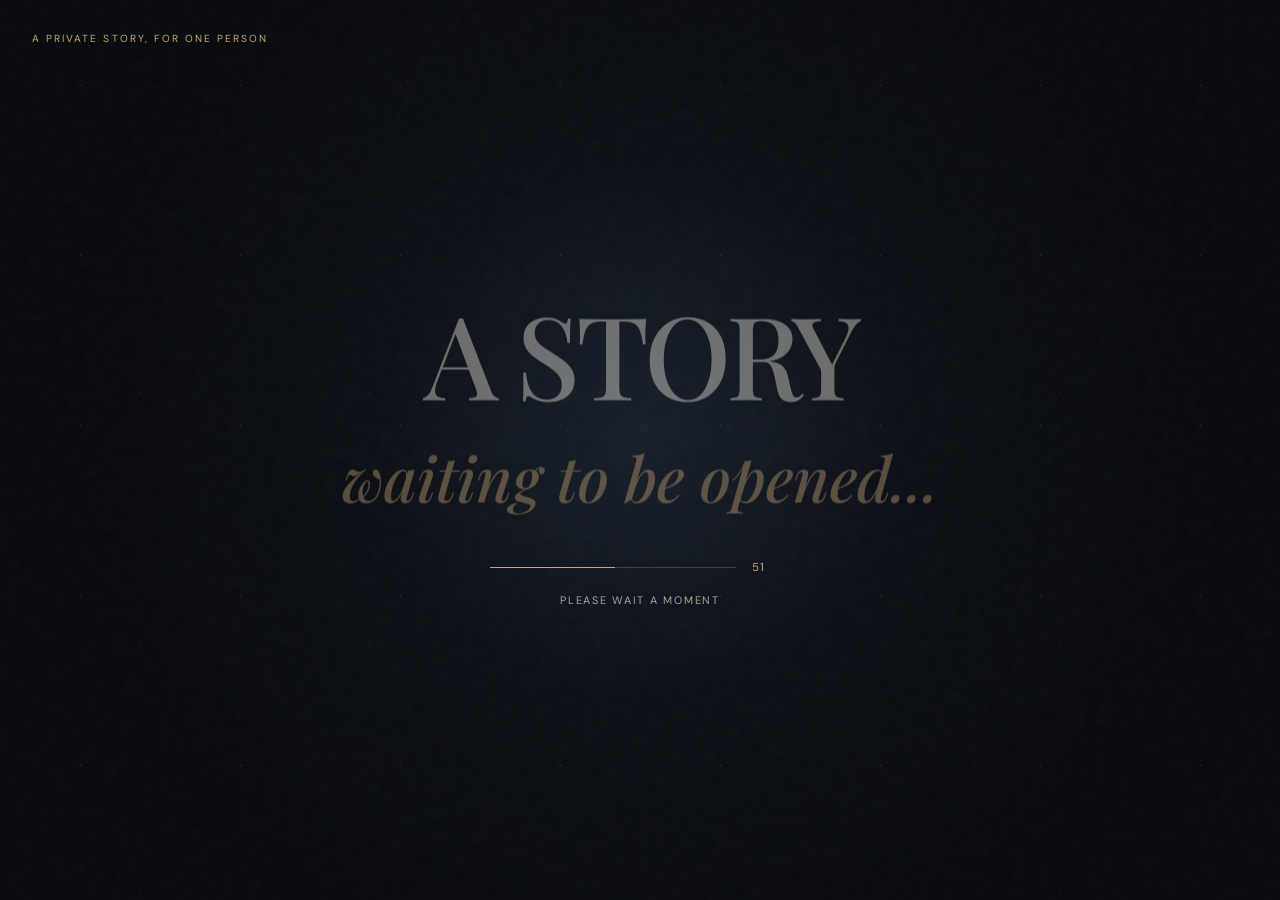
<file: index.html>
<!DOCTYPE html>
<html lang="en">
<head>
	<meta charset="UTF-8">
	<meta name="viewport" content="width=device-width, initial-scale=1.0">
	<title>Birthday Gift</title>
	<meta http-equiv="refresh" content="0; url=loading_page/loading.html">
</head>
<body>
</body>
</html>
</file>
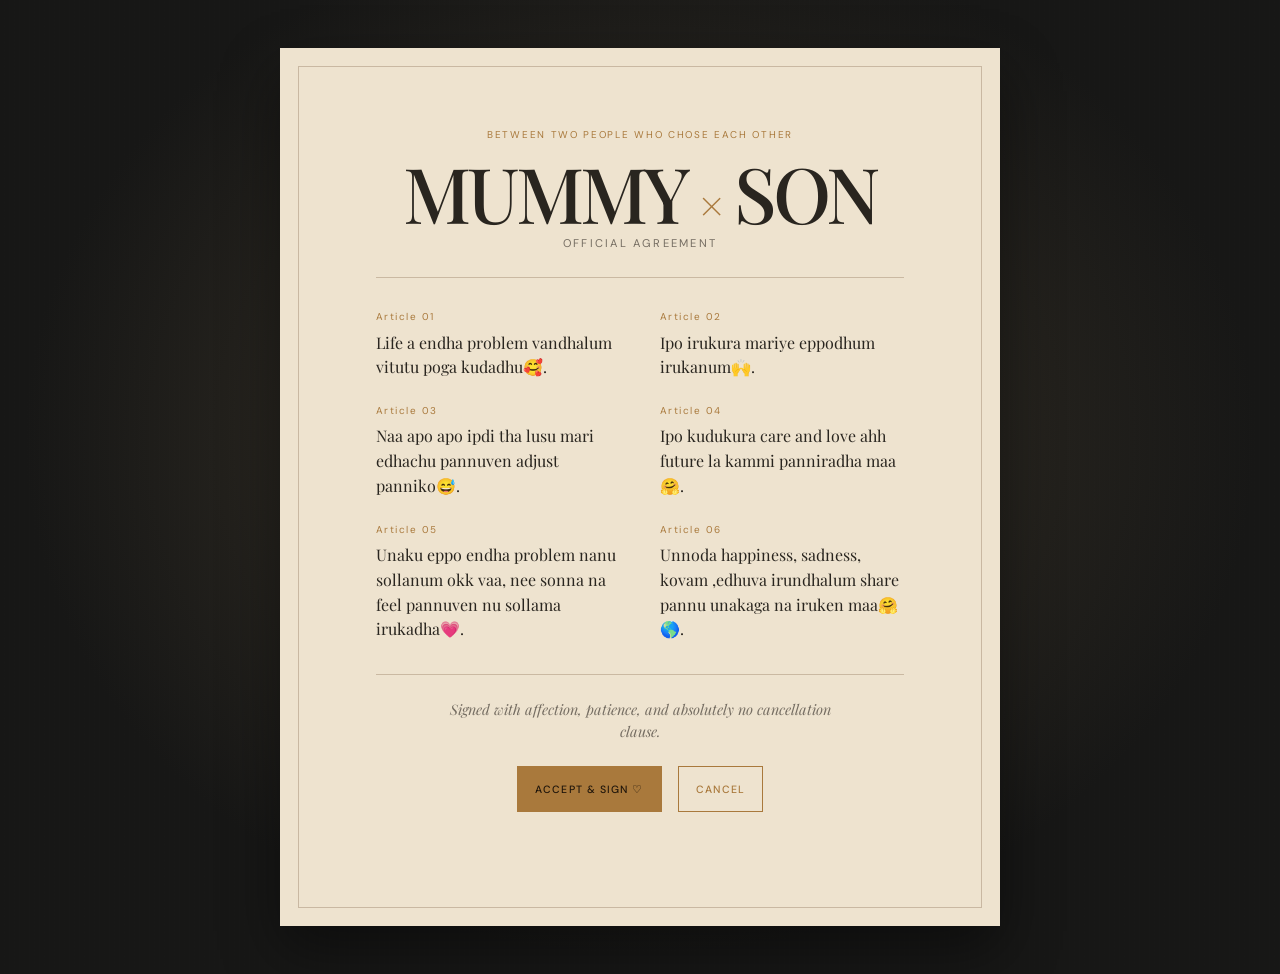
<file: agreement/agreement.html>
<!doctype html>
<html lang="en">

<head>
    <meta charset="utf-8">
    <meta name="viewport" content="width=device-width, initial-scale=1">
    <meta name="theme-color" content="#171716">
    <title>Official agreement</title>
    <link rel="stylesheet" href="agreement.css">
</head>

<body>
    <main class="agreement-scene">
        <section class="document">
            <header>
                <p class="document-kicker">Between two people who chose each other</p>
                <h1>Mummy <span>×</span> Son</h1>
                <p class="document-title">Official Agreement</p>
            </header>
            <div class="terms"></div>
            <footer class="document-footer">
                <p>Signed with affection, patience, and absolutely no cancellation clause.</p>
                <div class="actions"><button class="accept-button" type="button">Accept &amp; Sign
                        <span>♡</span></button><button class="cancel-button" type="button">Cancel</button></div>
                <p class="cancel-message" aria-live="polite"></p>
            </footer>
        </section>
        <section class="signature-panel" aria-hidden="true">
            <div class="signature-card"><button class="close-signature" type="button"
                    aria-label="Close signature area">×</button>
                <p class="document-kicker">A small formality</p>
                <h2>One tiny signature.</h2>
                <p>Sign here.</p><canvas id="signature-pad" aria-label="Signature drawing area"></canvas>
                <div class="signature-actions"><button class="clear-button" type="button">Clear</button><button
                        class="agreement-button" type="button">Accept Agreement</button></div>
            </div>
        </section>
        <section class="accepted-panel" aria-live="polite">
            <p class="document-kicker">The record has been updated</p>
            <h2>Agreement accepted.</h2>
            <p>Mummy-Son agreement: active.</p><button class="last-page-button" type="button">Open the last page
                <span>→</span></button>
        </section>
    </main>
    <script src="agreement.js"></script>
</body>

</html>
</file>
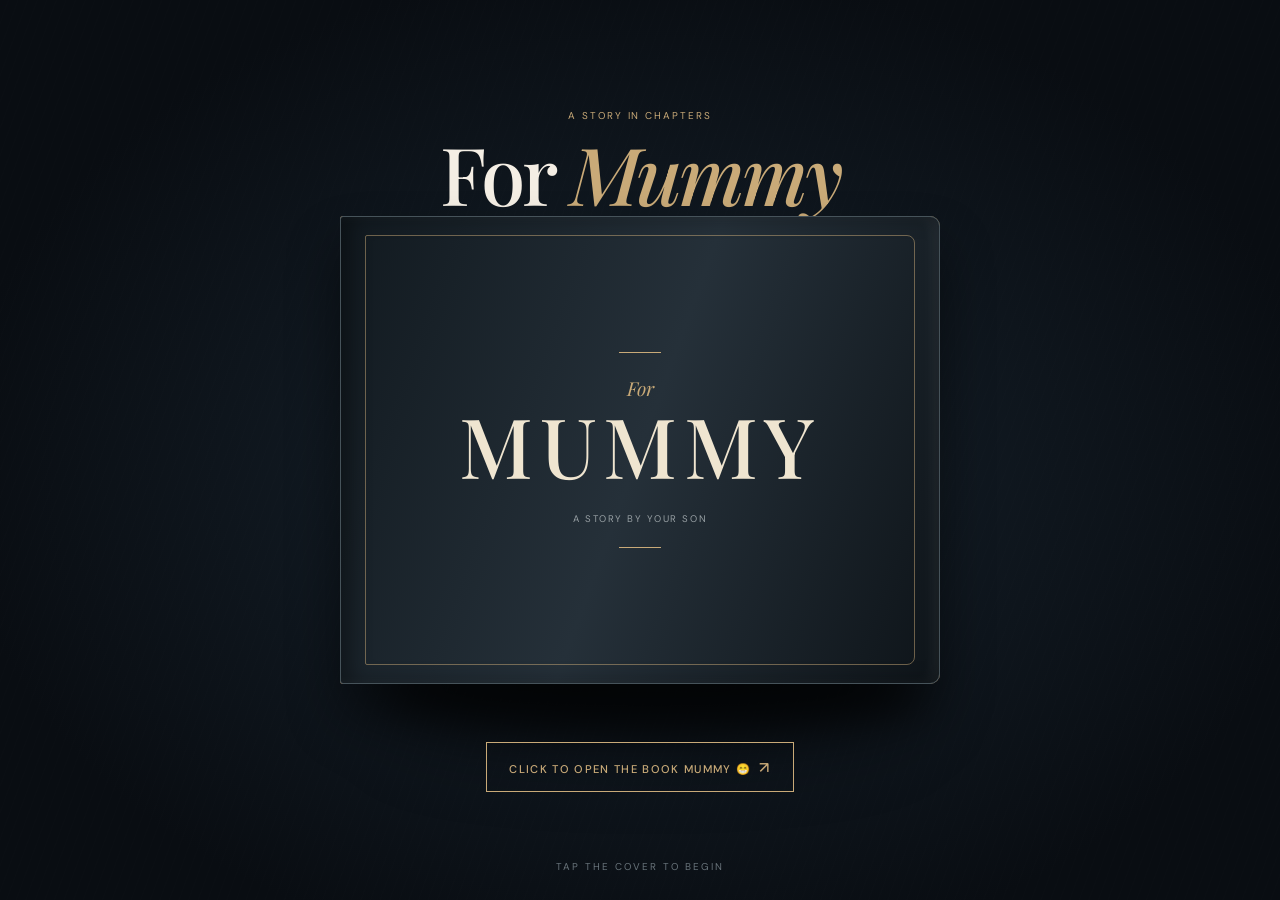
<file: book_opening/book.html>
<!doctype html>
<html lang="en">

<head>
    <meta charset="utf-8">
    <meta name="viewport" content="width=device-width, initial-scale=1">
    <meta name="theme-color" content="#0b1015">
    <title>Open the book</title>
    <link rel="stylesheet" href="book.css">
</head>

<body>
    <main class="book-stage">
        <div class="stage-copy">
            <p class="kicker">A story in chapters</p>
            <h1>For <em>Mummy</em></h1>
            <p class="hint">Some things are better opened slowly.</p>
        </div>
        <div class="book-shell" id="book" role="button" tabindex="0" aria-label="Open the book">
            <div class="book-cover"><span class="cover-rule"></span>
                <p>For</p><strong>Mummy</strong><small>A story by your son</small><span class="cover-rule"></span>
            </div>
            <div class="book-inside">
                <div class="page left-page"></div>
                <div class="page right-page"><span>Something is waiting for you Mummy 😜
                </span></div>
            </div>
        </div>
        <button class="open-button" type="button">Click to open the book mummy 😁<span>↗</span></button>
        <p class="footer-note">Tap the cover to begin</p>
    </main>
    <script src="book.js"></script>
</body>

</html>
</file>
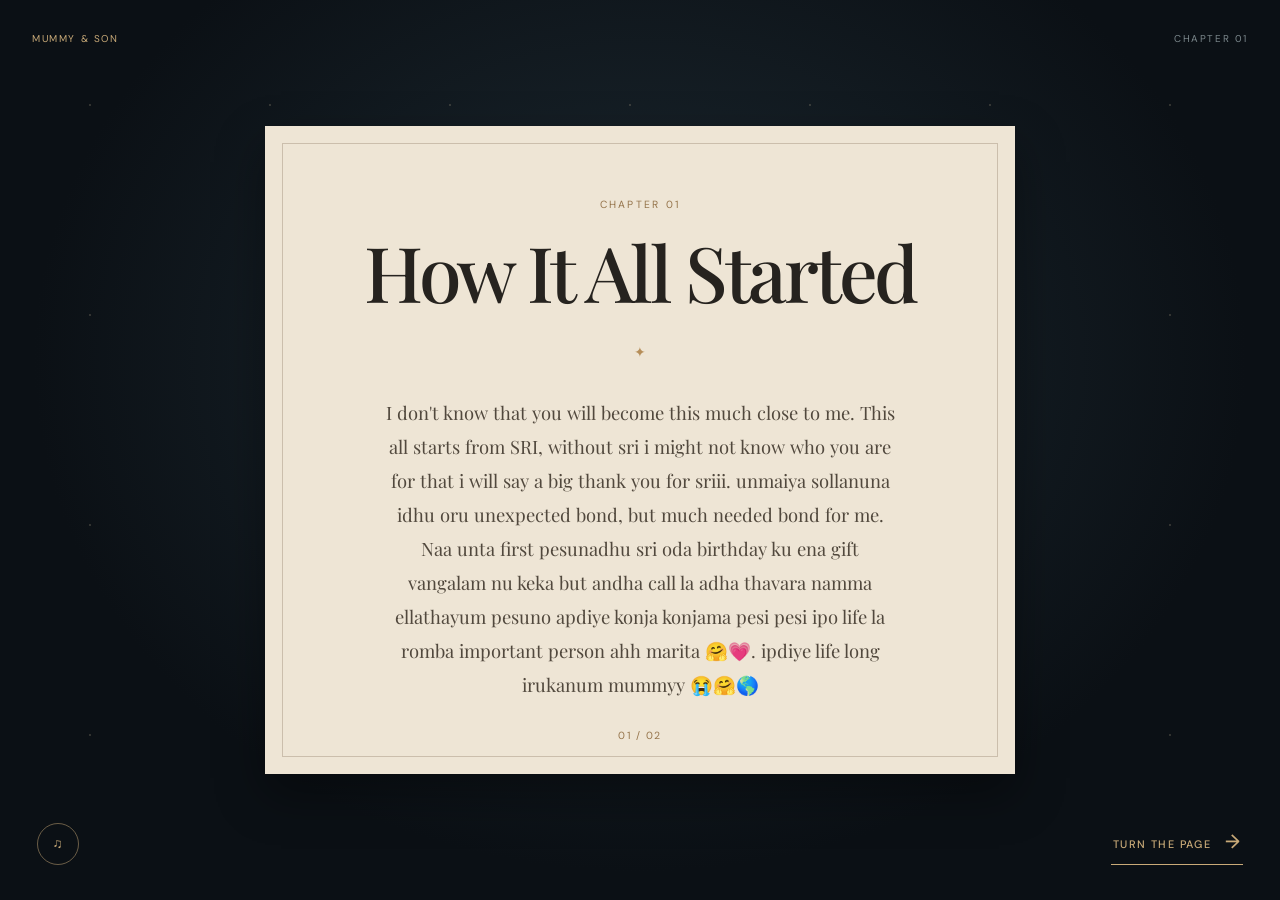
<file: chapter_01/chapter1.html>
<!doctype html>
<html lang="en">

<head>
    <meta charset="utf-8">
    <meta name="viewport" content="width=device-width, initial-scale=1">
    <meta name="theme-color" content="#0b1015">
    <title>Chapter 01</title>
    <link rel="stylesheet" href="chapter1.css">
</head>

<body>
    <main class="story-scene">
        <div class="dust" aria-hidden="true"></div>
        <header class="topbar"><span class="book-label">Mummy & Son</span><span class="chapter-count">Chapter 01</span>
        </header>
        <section class="story-page" aria-live="polite">
            <p class="chapter-number">Chapter 01</p>
            <h1 class="chapter-title"></h1>
            <div class="ornament">✦</div>
            <p class="story-copy"></p>
            <p class="page-count"></p>
        </section><button class="continue" type="button">Continue <span>→</span></button><button class="music-control"
            type="button" aria-label="Toggle music">♫</button>
        <audio class="ambient-audio" loop preload="none" src="../assets/audio/ambient.mp3"></audio>
    </main>
    <script src="chapter1.js"></script>
</body>

</html>
</file>
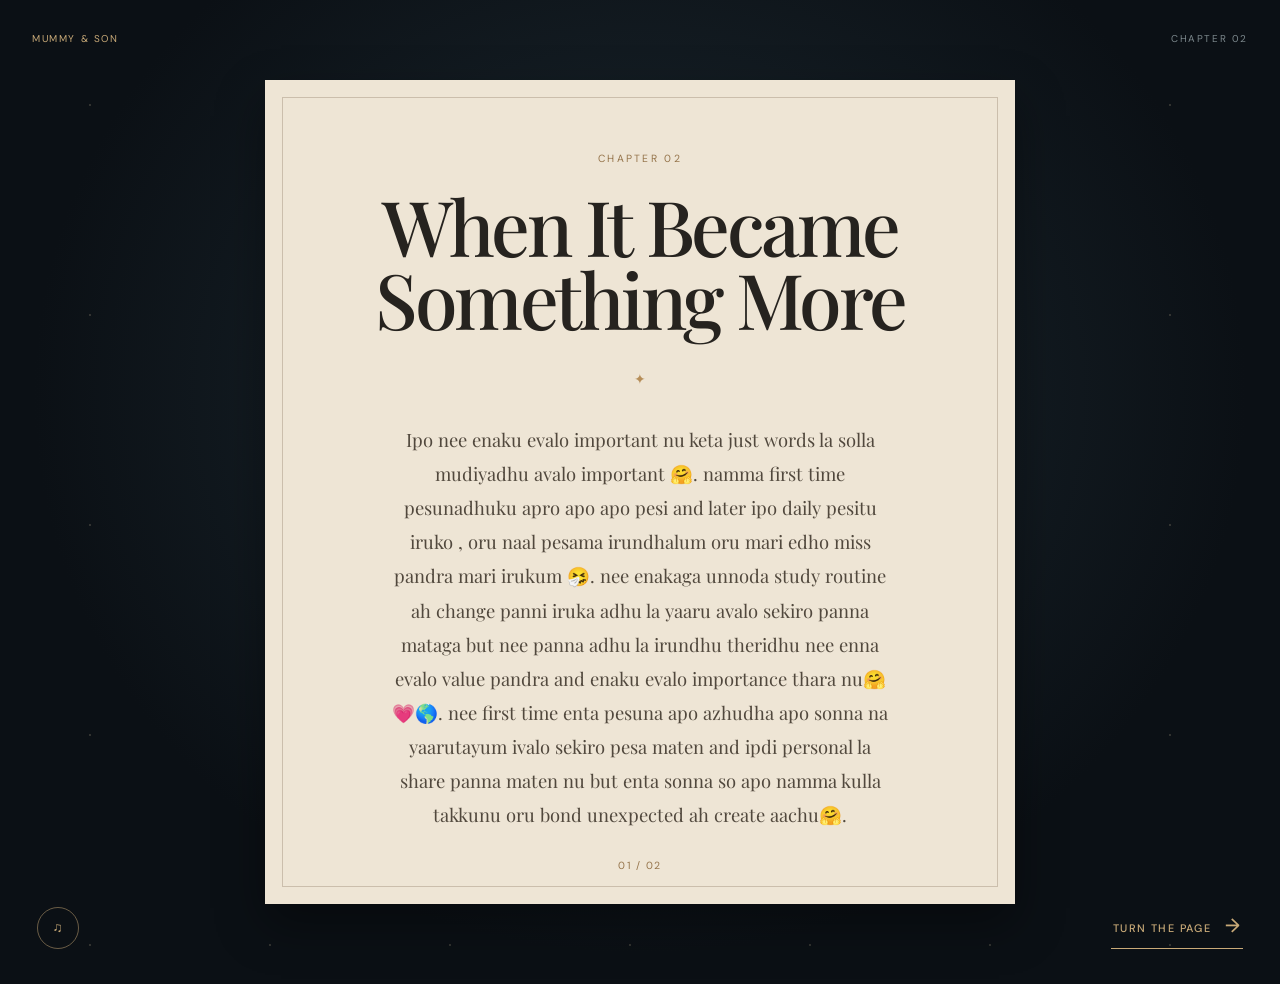
<file: chapter_02/chapter2.html>
<!doctype html>
<html lang="en">

<head>
    <meta charset="utf-8">
    <meta name="viewport" content="width=device-width, initial-scale=1">
    <meta name="theme-color" content="#0b1015">
    <title>Chapter 02</title>
    <link rel="stylesheet" href="chapter2.css">
</head>

<body>
    <main class="story-scene">
        <div class="dust" aria-hidden="true"></div>
        <header class="topbar"><span class="book-label">Mummy & Son</span><span class="chapter-count">Chapter 02</span>
        </header>
        <section class="story-page" aria-live="polite">
            <p class="chapter-number">Chapter 02</p>
            <h1 class="chapter-title"></h1>
            <div class="ornament">✦</div>
            <p class="story-copy"></p>
            <p class="page-count"></p>
        </section><button class="continue" type="button">Continue <span>→</span></button><button class="music-control"
            type="button" aria-label="Toggle music">♫</button>
        <audio class="ambient-audio" loop preload="none" src="../assets/audio/ambient.mp3"></audio>
    </main>
    <script src="chapter2.js"></script>
</body>

</html>
</file>
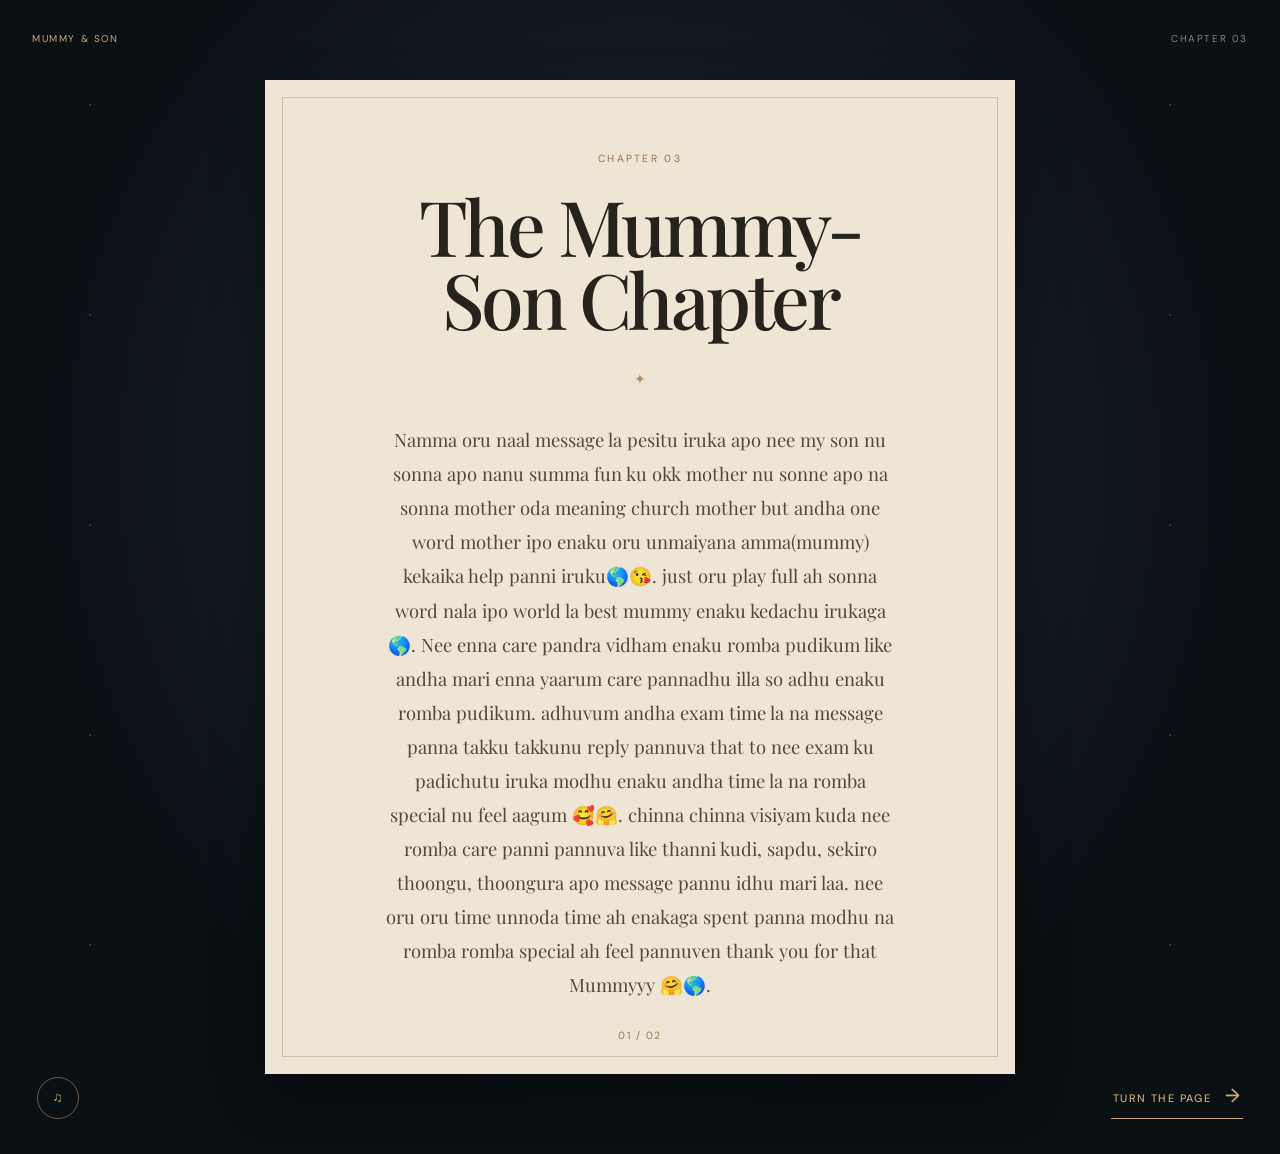
<file: chapter_03/chapter3.html>
<!doctype html>
<html lang="en">

<head>
    <meta charset="utf-8">
    <meta name="viewport" content="width=device-width, initial-scale=1">
    <meta name="theme-color" content="#0b1015">
    <title>Chapter 03</title>
    <link rel="stylesheet" href="chapter3.css">
</head>

<body>
    <main class="story-scene">
        <div class="dust" aria-hidden="true"></div>
        <header class="topbar"><span class="book-label">Mummy & Son</span><span class="chapter-count">Chapter 03</span>
        </header>
        <section class="story-page" aria-live="polite">
            <p class="chapter-number">Chapter 03</p>
            <h1 class="chapter-title"></h1>
            <div class="ornament">✦</div>
            <p class="story-copy"></p>
            <p class="page-count"></p>
        </section><button class="continue" type="button">Continue <span>→</span></button><button class="music-control"
            type="button" aria-label="Toggle music">♫</button>
        <audio class="ambient-audio" loop preload="none" src="../assets/audio/ambient.mp3"></audio>
    </main>
    <script src="chapter3.js"></script>
</body>

</html>
</file>
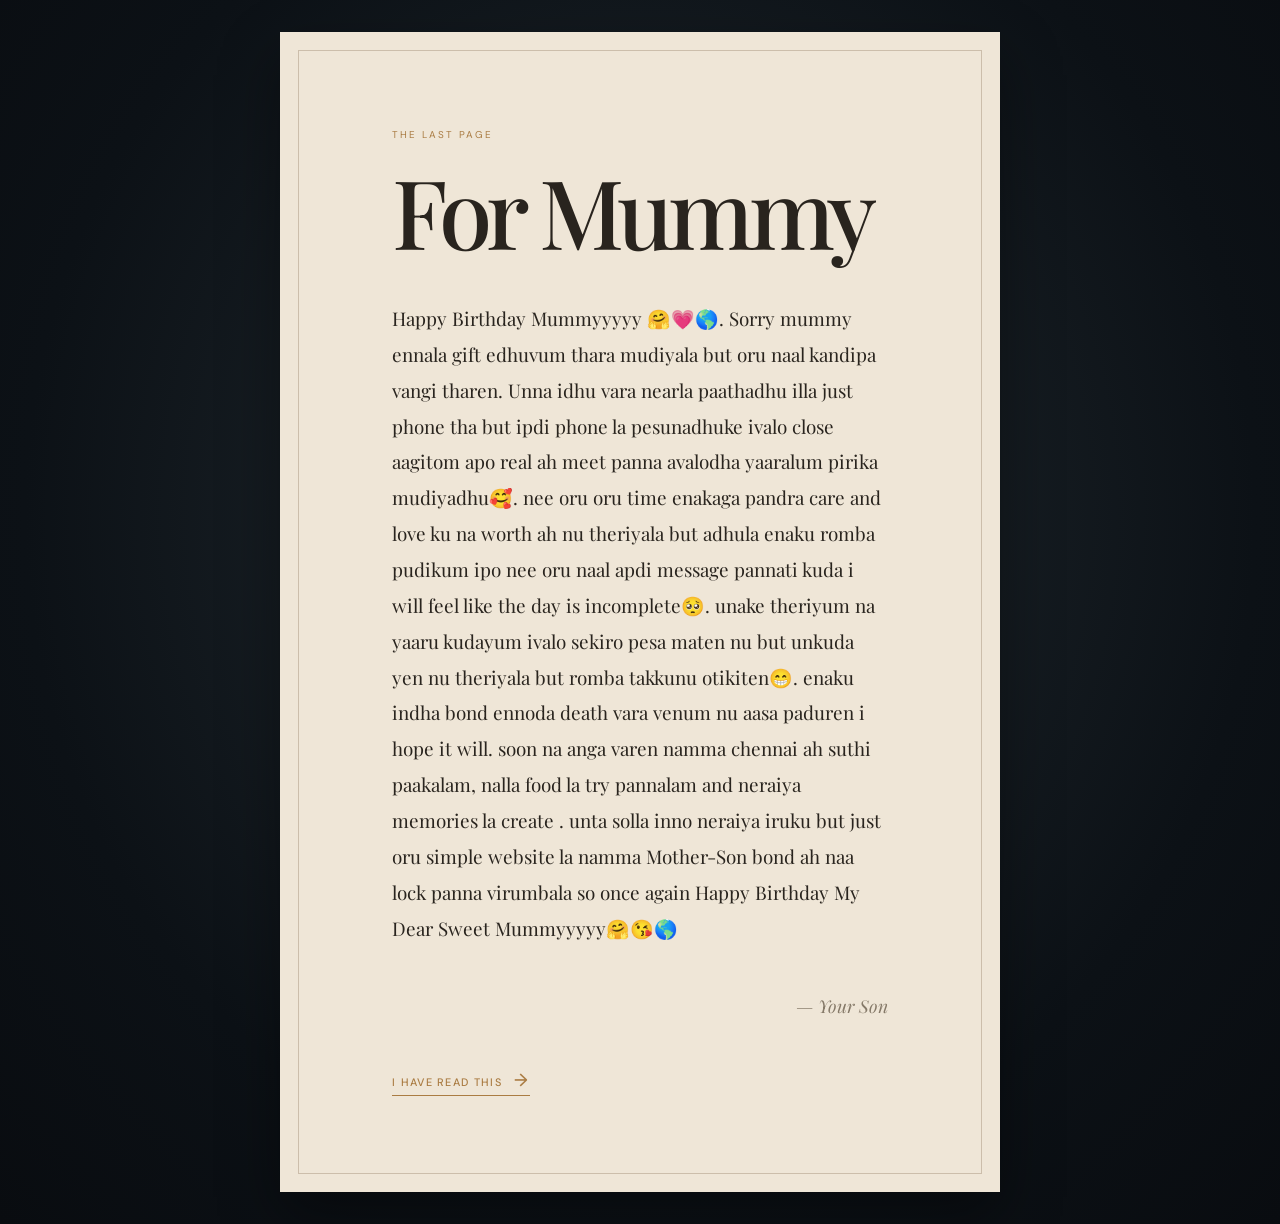
<file: letter/letter.html>
<!doctype html>
<html lang="en">

<head>
    <meta charset="utf-8">
    <meta name="viewport" content="width=device-width, initial-scale=1">
    <meta name="theme-color" content="#08090d">
    <title>For Mummy</title>
    <link rel="stylesheet" href="letter.css">
</head>

<body>
    <main class="letter-scene">
        <article class="letter-paper">
            <p class="letter-kicker">The last page</p>
            <h1>For Mummy</h1>
            <div class="letter-body">
                <p>[YOUR FINAL LETTER WILL GO HERE]</p>
            </div>
            <p class="sign-off">— Your Son</p><button class="read-button" type="button">I have read this
                <span>→</span></button>
        </article>
        <section class="end-screen" aria-live="polite">
            <p class="end-kicker">The story closes here</p>
            <h2>The end</h2>
            <p>Some stories are written.<br>Some just happen.</p>
        </section>
    </main>
    <script src="letter.js"></script>
</body>

</html>
</file>
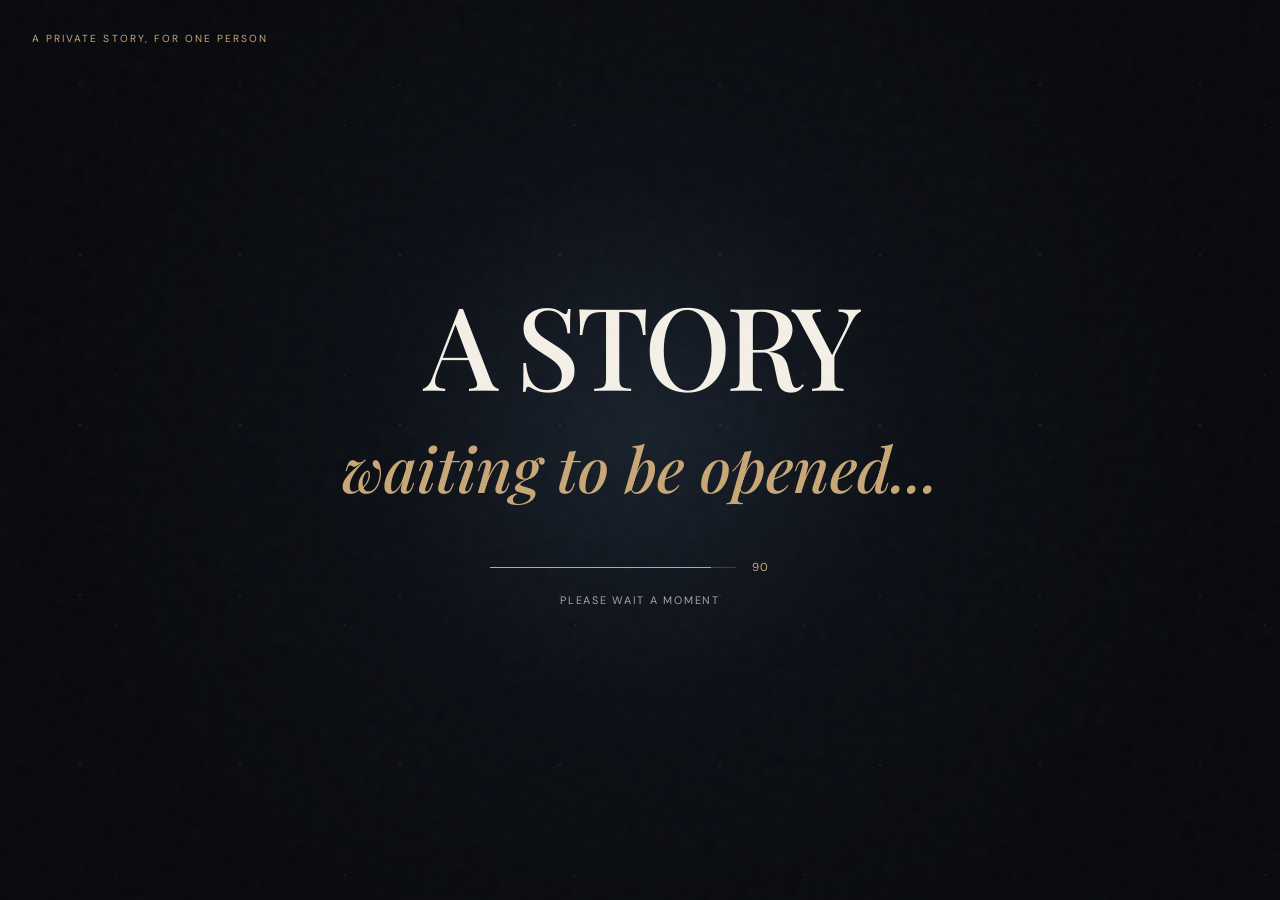
<file: loading_page/loading.html>
<!doctype html>
<html lang="en">

<head>
    <meta charset="utf-8">
    <meta name="viewport" content="width=device-width, initial-scale=1">
    <meta name="theme-color" content="#08090d">
    <title>A story waiting to be opened</title>
    <link rel="stylesheet" href="loading.css">
</head>

<body>
    <main class="threshold" aria-live="polite">
        <div class="grain" aria-hidden="true"></div>
        <div class="star-field" aria-hidden="true"></div>
        <p class="eyebrow">A private story, for one person</p>
        <h1>A story<br><em>waiting to be opened...</em></h1>
        <div class="progress-wrap" aria-label="Loading story">
            <span class="progress-line"><span class="progress-fill"></span></span>
            <span class="progress-number">00</span>
        </div>
        <p class="threshold-note">Please wait a moment</p>
    </main>
    <script src="loading.js"></script>
</body>

</html>
</file>
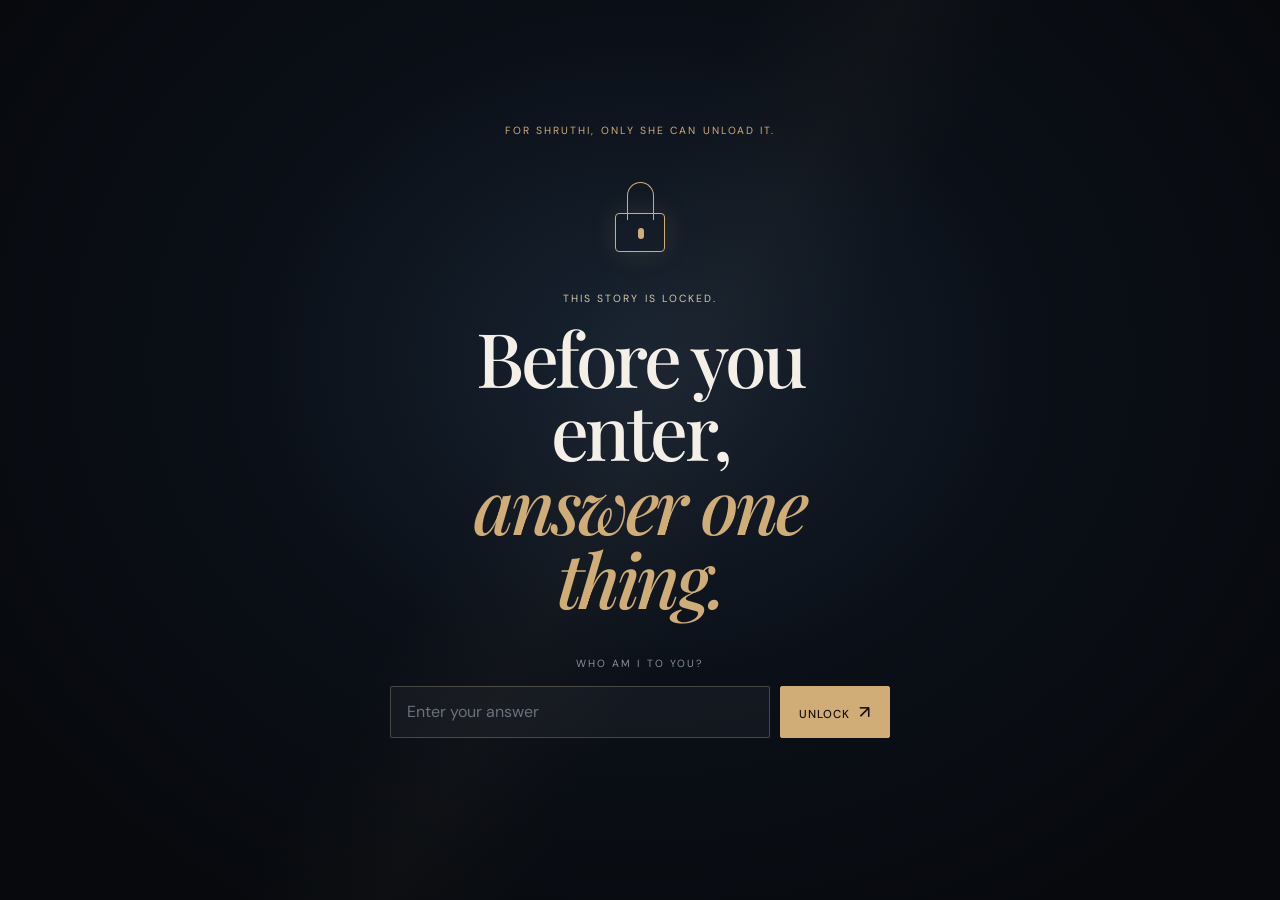
<file: login_page/login.html>
<!doctype html>
<html lang="en">

<head>
    <meta charset="utf-8">
    <meta name="viewport" content="width=device-width, initial-scale=1">
    <meta name="theme-color" content="#0b1018">
    <title>The story is locked</title>
    <link rel="stylesheet" href="login.css">
</head>

<body>
    <main class="lock-screen">
        <div class="ambient" aria-hidden="true"></div>
        <div class="lock-card">
            <p class="kicker">For Shruthi, only she can unload it.</p>
            <div class="lock-mark" aria-hidden="true"><span class="shackle"></span><span
                    class="lock-body"><span></span></span></div>
            <p class="status">This story is locked.</p>
            <h1>Before you enter,<br><em>answer one thing.</em></h1>
            <p class="question">Who am I to you?</p>
            <form class="unlock-form">
                <label class="sr-only" for="answer">Your answer</label>
                <input id="answer" name="answer" type="text" autocomplete="off" placeholder="Enter your answer"
                    spellcheck="false">
                <button type="submit">Unlock <span aria-hidden="true">↗</span></button>
            </form>
            <p class="response" aria-live="polite"></p>
        </div>
        <div class="access-message" aria-live="polite"><span>Access granted.</span><strong>Welcome,
                Mummy😁.</strong><small>Now... open it.</small></div>
    </main>
    <script src="login.js"></script>
</body>

</html>
</file>
<file: agreement/agreement.css>
@import url("https://fonts.googleapis.com/css2?family=DM+Sans:wght@400;500&family=Playfair+Display:ital,wght@500;600;1,500&display=swap");
:root {
  --paper: #eee3cf;
  --ink: #29251f;
  --gold: #a9793c;
  --night: #161716;
  --muted: #756d62;
}
* {
  box-sizing: border-box;
}
html,
body {
  margin: 0;
  min-height: 100%;
}
body {
  background: var(--night);
  color: var(--paper);
  font-family: "DM Sans", sans-serif;
}
.agreement-scene {
  min-height: 100svh;
  display: grid;
  place-items: center;
  padding: 3rem 1rem;
  background: radial-gradient(ellipse at 50% 45%, #3a3429, #171716 68%);
  position: relative;
  overflow: hidden;
}
.agreement-scene::before {
  content: "";
  position: absolute;
  inset: 0;
  opacity: 0.14;
  background: repeating-linear-gradient(
    90deg,
    transparent 0 4px,
    rgba(255, 255, 255, 0.05) 5px
  );
}
.document {
  position: relative;
  width: min(720px, 100%);
  padding: clamp(2.3rem, 7vw, 5rem) clamp(1.4rem, 9vw, 6rem);
  background: var(--paper);
  color: var(--ink);
  box-shadow: 0 24px 55px rgba(0, 0, 0, 0.42);
  animation: rise 0.8s ease both;
}
.document::before {
  content: "";
  position: absolute;
  inset: 18px;
  border: 1px solid rgba(92, 63, 31, 0.26);
  pointer-events: none;
}
.document header {
  text-align: center;
  border-bottom: 1px solid rgba(92, 63, 31, 0.25);
  padding-bottom: 1.7rem;
}
.document-kicker {
  margin: 0;
  color: var(--gold);
  font-size: 0.62rem;
  letter-spacing: 0.17em;
  text-transform: uppercase;
}
.document h1 {
  margin: 0.8rem 0 0.35rem;
  font:
    500 clamp(2.5rem, 7vw, 4.8rem)/1 "Playfair Display",
    Georgia,
    serif;
  letter-spacing: -0.05em;
  text-transform: uppercase;
}
.document h1 span {
  font-size: 0.6em;
  color: var(--gold);
  vertical-align: middle;
}
.document-title {
  margin: 0;
  color: var(--muted);
  font-size: 0.7rem;
  letter-spacing: 0.2em;
  text-transform: uppercase;
}
.terms {
  display: grid;
  grid-template-columns: 1fr 1fr;
  gap: 1.5rem 2.5rem;
  padding: 2rem 0;
}
.term-number {
  margin: 0 0 0.45rem;
  color: var(--gold);
  font-size: 0.62rem;
  letter-spacing: 0.15em;
}
.term-copy {
  margin: 0;
  font:
    1rem/1.55 "Playfair Display",
    Georgia,
    serif;
}
.document-footer {
  border-top: 1px solid rgba(92, 63, 31, 0.25);
  padding-top: 1.5rem;
  text-align: center;
}
.document-footer > p {
  margin: 0 auto 1.5rem;
  max-width: 420px;
  color: var(--muted);
  font:
    italic 0.9rem/1.5 "Playfair Display",
    Georgia,
    serif;
}
.actions {
  display: flex;
  justify-content: center;
  gap: 1rem;
}
.actions button,
.signature-actions button,
.last-page-button {
  min-height: 46px;
  padding: 0 1.1rem;
  border: 1px solid var(--gold);
  font:
    500 0.66rem "DM Sans",
    sans-serif;
  letter-spacing: 0.1em;
  text-transform: uppercase;
  cursor: pointer;
}
.accept-button,
.agreement-button,
.last-page-button {
  background: var(--gold);
  color: #20160b;
}
.cancel-button,
.clear-button {
  background: transparent;
  color: var(--gold);
}
.cancel-message {
  min-height: 1.2em !important;
  margin: 1rem 0 0 !important;
  color: var(--gold) !important;
  font-style: italic !important;
}
.signature-panel,
.accepted-panel {
  position: fixed;
  z-index: 4;
  inset: 0;
  display: grid;
  place-items: center;
  padding: 1rem;
  background: rgba(8, 9, 8, 0.86);
  opacity: 0;
  pointer-events: none;
  transition: opacity 0.45s;
}
.signature-card,
.accepted-panel > div {
  position: relative;
  width: min(540px, 100%);
  padding: 2.5rem 1.5rem;
  background: var(--paper);
  color: var(--ink);
  text-align: center;
  box-shadow: 0 18px 50px #000;
}
.signature-card h2,
.accepted-panel h2 {
  margin: 1rem 0 0.3rem;
  font:
    500 clamp(2rem, 7vw, 3.8rem)/1 "Playfair Display",
    Georgia,
    serif;
}
.signature-card > p:not(.document-kicker),
.accepted-panel > p:not(.document-kicker) {
  margin: 0.5rem 0;
  color: var(--muted);
}
.close-signature {
  position: absolute;
  top: 1rem;
  right: 1rem;
  width: 34px;
  height: 34px;
  border: 0;
  background: transparent;
  color: var(--gold);
  font-size: 1.5rem;
  cursor: pointer;
}
#signature-pad {
  display: block;
  width: 100%;
  height: 180px;
  margin: 1.5rem 0;
  border: 1px solid rgba(92, 63, 31, 0.3);
  background: #f7efdf;
  touch-action: none;
  cursor: crosshair;
}
.signature-actions {
  display: flex;
  justify-content: center;
  gap: 0.8rem;
}
.is-signing .signature-panel,
.is-accepted .accepted-panel {
  opacity: 1;
  pointer-events: auto;
}
.is-accepted .document {
  opacity: 0.18;
  filter: blur(3px);
}
.accepted-panel {
  text-align: center;
}
.accepted-panel > p {
  display: block;
}
.last-page-button {
  margin-top: 1.5rem;
}
.is-accepted .accepted-panel {
  display: grid;
}
@keyframes rise {
  from {
    opacity: 0;
    transform: translateY(15px);
  }
  to {
    opacity: 1;
    transform: none;
  }
}
@media (max-width: 600px) {
  .agreement-scene {
    padding: 1.2rem 0.8rem;
  }
  .document {
    padding: 2.6rem 1.3rem;
  }
  .document::before {
    inset: 10px;
  }
  .terms {
    grid-template-columns: 1fr;
    gap: 1.1rem;
    padding: 1.5rem 0;
  }
  .actions {
    flex-direction: column;
    align-items: center;
  }
  .actions button {
    width: min(240px, 100%);
  }
  #signature-pad {
    height: 160px;
  }
}
</file>
<file: book_opening/book.css>
@import url("https://fonts.googleapis.com/css2?family=DM+Sans:wght@400;500&family=Playfair+Display:ital,wght@500;600;1,500;1,600&display=swap");
:root {
  --gold: #c9aa78;
  --paper: #efe5d0;
  --ink: #17171a;
  --night: #090d12;
}
* {
  box-sizing: border-box;
}
html,
body {
  margin: 0;
  min-height: 100%;
}
body {
  background: var(--night);
  color: #f4eee4;
  font-family: "DM Sans", sans-serif;
  overflow: hidden;
}
.book-stage {
  min-height: 100svh;
  display: grid;
  place-items: center;
  position: relative;
  perspective: 1500px;
  isolation: isolate;
  background: radial-gradient(
    ellipse at 50% 52%,
    #24313a 0,
    #101820 35%,
    #090d12 76%
  );
}
.book-stage::before {
  content: "";
  position: absolute;
  inset: 0;
  opacity: 0.16;
  background: repeating-linear-gradient(
    110deg,
    transparent 0 7px,
    rgba(255, 255, 255, 0.04) 8px,
    transparent 9px
  );
}
.stage-copy {
  position: absolute;
  top: 11vh;
  z-index: 1;
  text-align: center;
}
.kicker,
.footer-note {
  color: var(--gold);
  letter-spacing: 0.2em;
  text-transform: uppercase;
  font-size: 0.62rem;
}
.stage-copy h1 {
  margin: 0.7rem 0;
  font:
    500 clamp(2.8rem, 7vw, 5rem)/1 "Playfair Display",
    Georgia,
    serif;
  letter-spacing: -0.04em;
}
h1 em {
  color: var(--gold);
}
.hint {
  margin: 0;
  color: #919ba1;
  font-size: 0.78rem;
}
.book-shell {
  position: relative;
  z-index: 2;
  width: min(600px, 72vw);
  aspect-ratio: 1.28;
  transform-style: preserve-3d;
  cursor: pointer;
  filter: drop-shadow(0 32px 26px rgba(0, 0, 0, 0.48));
  transition: transform 1.7s cubic-bezier(0.2, 0.8, 0.2, 1);
}
.book-shell::after {
  content: "";
  position: absolute;
  z-index: -1;
  left: 7%;
  right: 4%;
  bottom: -10%;
  height: 18%;
  background: rgba(0, 0, 0, 0.65);
  filter: blur(20px);
  border-radius: 50%;
}
.book-cover,
.book-inside,
.page {
  position: absolute;
  inset: 0;
  border-radius: 3px 10px 10px 3px;
}
.book-cover {
  z-index: 3;
  transform-origin: left center;
  display: grid;
  place-content: center;
  text-align: center;
  color: var(--paper);
  background: linear-gradient(110deg, #11191f, #253039 50%, #0e1419);
  border: 1px solid #46535a;
  box-shadow:
    inset 10px 0 20px rgba(0, 0, 0, 0.35),
    inset -8px 0 12px rgba(255, 255, 255, 0.05);
  transition: transform 1.9s cubic-bezier(0.2, 0.8, 0.2, 1);
  backface-visibility: hidden;
}
.book-cover::before {
  content: "";
  position: absolute;
  inset: 4%;
  border: 1px solid rgba(201, 170, 120, 0.5);
  border-radius: 2px 8px 8px 2px;
}
.book-cover p {
  margin: 0 0 0.4rem;
  font:
    italic 1.2rem "Playfair Display",
    Georgia,
    serif;
  color: var(--gold);
}
.book-cover strong {
  font:
    500 clamp(2.8rem, 8vw, 5.2rem)/0.9 "Playfair Display",
    Georgia,
    serif;
  text-transform: uppercase;
  letter-spacing: 0.08em;
}
.book-cover small {
  margin-top: 1.8rem;
  color: #98a0a4;
  font-size: 0.6rem;
  letter-spacing: 0.16em;
  text-transform: uppercase;
}
.cover-rule {
  width: 42px;
  height: 1px;
  margin: 0 auto 1.4rem;
  background: var(--gold);
}
.cover-rule:last-child {
  margin: 1.4rem auto 0;
}
.book-inside {
  display: flex;
  gap: 2px;
  padding: 4%;
  background: #927554;
}
.page {
  position: relative;
  inset: auto;
  flex: 1;
  overflow: hidden;
  background: var(--paper);
  color: var(--ink);
  box-shadow: inset 0 0 25px rgba(91, 61, 35, 0.18);
}
.page::after {
  content: "";
  position: absolute;
  inset: 7%;
  border: 1px solid rgba(108, 78, 48, 0.22);
}
.right-page {
  display: grid;
  place-items: center;
  font:
    italic 1.4rem "Playfair Display",
    Georgia,
    serif;
  color: #886c4c;
}
.right-page span {
  position: relative;
  z-index: 1;
}
.left-page::before {
  content: "";
  position: absolute;
  top: 18%;
  left: 12%;
  width: 58%;
  height: 1px;
  background: rgba(108, 78, 48, 0.28);
  box-shadow:
    0 18px 0 rgba(108, 78, 48, 0.16),
    0 36px 0 rgba(108, 78, 48, 0.16);
}
.open-button {
  position: absolute;
  z-index: 4;
  bottom: 12vh;
  min-height: 50px;
  padding: 0 1.4rem;
  border: 1px solid var(--gold);
  color: var(--gold);
  background: transparent;
  font:
    500 0.7rem "DM Sans",
    sans-serif;
  letter-spacing: 0.12em;
  text-transform: uppercase;
  cursor: pointer;
  transition: 0.25s;
}
.open-button:hover {
  background: var(--gold);
  color: #14120e;
}
.open-button span {
  margin-left: 0.5rem;
  font-size: 1rem;
}
.footer-note {
  position: absolute;
  bottom: 3vh;
  margin: 0;
  color: #69747b;
}
.is-opening .book-cover {
  transform: rotateY(-172deg);
}
.is-opening .book-shell {
  transform: scale(1.13) translateY(3%);
}
.is-opening .stage-copy,
.is-opening .open-button,
.is-opening .footer-note {
  opacity: 0;
  transition: opacity 0.5s;
}
.is-leaving {
  animation: leave 1.3s ease forwards 1s;
}
@keyframes leave {
  to {
    opacity: 0;
    transform: scale(1.28);
  }
}
@media (max-width: 600px) {
  .stage-copy {
    top: 9vh;
  }
  .book-shell {
    width: min(380px, 89vw);
    aspect-ratio: 0.76;
  }
  .book-inside {
    padding: 5%;
  }
  .left-page {
    display: none;
  }
  .right-page {
    border-radius: 3px 8px 8px 3px;
  }
  .book-cover strong {
    font-size: 3.5rem;
  }
  .open-button {
    bottom: 10vh;
  }
}
</file>
<file: chapter_01/chapter1.css>
@import url("https://fonts.googleapis.com/css2?family=DM+Sans:wght@400;500&family=Playfair+Display:ital,wght@500;600;1,500&display=swap");
:root {
  --night: #0b1015;
  --paper: #eee5d5;
  --ink: #26231f;
  --gold: #c9aa78;
  --muted: #7c858a;
}
* {
  box-sizing: border-box;
}
html,
body {
  margin: 0;
  min-height: 100%;
}
body {
  background: var(--night);
  font-family: "DM Sans", sans-serif;
}
.story-scene {
  min-height: 100svh;
  display: grid;
  place-items: center;
  position: relative;
  overflow: hidden;
  background: radial-gradient(ellipse at 50% 40%, #1d2a32, #0b1015 67%);
  padding: 5rem 1.25rem;
}
.dust {
  position: absolute;
  inset: 0;
  opacity: 0.18;
  background-image: radial-gradient(circle, #e5d1ab 0 1px, transparent 1px);
  background-size: 180px 210px;
  animation: float 18s linear infinite;
}
.topbar {
  position: absolute;
  top: 2rem;
  left: 2rem;
  right: 2rem;
  display: flex;
  justify-content: space-between;
  color: var(--gold);
  font-size: 0.62rem;
  letter-spacing: 0.16em;
  text-transform: uppercase;
}
.chapter-count {
  color: #7d898d;
}
.story-page {
  position: relative;
  width: min(750px, 100%);
  min-height: min(70vh, 650px);
  display: flex;
  flex-direction: column;
  align-items: center;
  justify-content: center;
  text-align: center;
  padding: 4.5rem clamp(1.4rem, 8vw, 6rem);
  background: var(--paper);
  color: var(--ink);
  box-shadow: 0 20px 45px rgba(0, 0, 0, 0.38);
  animation: page-in 0.9s ease both;
}
.story-page::before {
  content: "";
  position: absolute;
  inset: 17px;
  border: 1px solid rgba(93, 69, 42, 0.24);
  pointer-events: none;
}
.chapter-number {
  margin: 0 0 1.5rem;
  color: #95744b;
  font-size: 0.65rem;
  letter-spacing: 0.22em;
  text-transform: uppercase;
}
.chapter-title {
  max-width: 600px;
  margin: 0;
  font:
    500 clamp(2.4rem, 6vw, 4.8rem)/0.95 "Playfair Display",
    Georgia,
    serif;
  letter-spacing: -0.045em;
}
.ornament {
  margin: 2.2rem 0;
  color: #b68e59;
  font-size: 0.9rem;
}
.story-copy {
  max-width: 510px;
  margin: 0;
  font:
    1.15rem/1.85 "Playfair Display",
    Georgia,
    serif;
  color: #51483d;
}
.page-count {
  position: absolute;
  bottom: 2rem;
  margin: 0;
  color: #95744b;
  font-size: 0.65rem;
  letter-spacing: 0.15em;
}
.continue {
  position: absolute;
  bottom: 2.2rem;
  right: 2.3rem;
  min-height: 45px;
  border: 0;
  border-bottom: 1px solid var(--gold);
  padding: 0.3rem 0.1rem;
  color: var(--gold);
  background: transparent;
  font:
    500 0.68rem "DM Sans",
    sans-serif;
  letter-spacing: 0.13em;
  text-transform: uppercase;
  cursor: pointer;
}
.continue span {
  font-size: 1.2rem;
  margin-left: 0.6rem;
}
.music-control {
  position: absolute;
  bottom: 2.2rem;
  left: 2.3rem;
  width: 42px;
  height: 42px;
  border: 1px solid rgba(201, 170, 120, 0.5);
  border-radius: 50%;
  color: var(--gold);
  background: transparent;
  cursor: pointer;
}
.is-turning .story-page {
  animation: page-out 0.65s ease both;
}
@keyframes page-in {
  from {
    opacity: 0;
    transform: translateY(15px) rotateX(2deg);
  }
  to {
    opacity: 1;
    transform: none;
  }
}
@keyframes page-out {
  to {
    opacity: 0;
    transform: translateY(-12px) rotateX(-2deg);
  }
}
@keyframes float {
  to {
    transform: translate3d(30px, 20px, 0);
  }
}
@media (max-width: 600px) {
  .story-scene {
    padding: 4rem 1rem 6rem;
  }
  .topbar {
    top: 1.3rem;
    left: 1.2rem;
    right: 1.2rem;
  }
  .story-page {
    min-height: 65svh;
    padding: 3rem 2rem;
  }
  .story-page::before {
    inset: 11px;
  }
  .story-copy {
    font-size: 1.03rem;
    line-height: 1.75;
  }
  .continue {
    right: 1.3rem;
    bottom: 1.2rem;
  }
  .music-control {
    left: 1.3rem;
    bottom: 1.2rem;
  }
}
</file>
<file: chapter_02/chapter2.css>
@import url("../chapter_01/chapter1.css");
</file>
<file: chapter_03/chapter3.css>
@import url("../chapter_01/chapter1.css");
</file>
<file: letter/letter.css>
@import url("https://fonts.googleapis.com/css2?family=DM+Sans:wght@400;500&family=Playfair+Display:ital,wght@500;600;1,500&display=swap");
:root {
  --paper: #efe6d7;
  --ink: #29241e;
  --gold: #aa7c43;
  --night: #090c10;
  --muted: #857968;
}
* {
  box-sizing: border-box;
}
html,
body {
  margin: 0;
  min-height: 100%;
}
body {
  background: var(--night);
  font-family: "DM Sans", sans-serif;
}
.letter-scene {
  min-height: 100svh;
  display: grid;
  place-items: center;
  padding: 2rem 1rem;
  position: relative;
  overflow: hidden;
  background: radial-gradient(
    ellipse at 50% 42%,
    #222b31,
    #0c1116 68%,
    #090c10
  );
}
.letter-paper {
  position: relative;
  width: min(720px, 100%);
  min-height: min(760px, calc(100svh - 4rem));
  display: flex;
  flex-direction: column;
  padding: clamp(3rem, 9vw, 6rem) clamp(1.8rem, 11vw, 7rem);
  background: var(--paper);
  color: var(--ink);
  box-shadow: 0 24px 55px rgba(0, 0, 0, 0.4);
  animation: appear 1s ease both;
}
.letter-paper::before {
  content: "";
  position: absolute;
  inset: 18px;
  border: 1px solid rgba(92, 63, 31, 0.24);
  pointer-events: none;
}
.letter-kicker,
.end-kicker {
  margin: 0;
  color: var(--gold);
  font-size: 0.62rem;
  letter-spacing: 0.2em;
  text-transform: uppercase;
}
.letter-paper h1 {
  margin: 1.6rem 0 3rem;
  font:
    500 clamp(3rem, 8vw, 6rem)/0.9 "Playfair Display",
    Georgia,
    serif;
  letter-spacing: -0.06em;
}
.letter-body {
  flex: 1;
  max-width: 500px;
  font:
    1.18rem/1.9 "Playfair Display",
    Georgia,
    serif;
}
.letter-body p {
  margin: 0;
}
.sign-off {
  margin: 3rem 0 0;
  text-align: right;
  font:
    italic 1.1rem "Playfair Display",
    Georgia,
    serif;
  color: var(--muted);
}
.read-button {
  align-self: flex-start;
  margin-top: 3rem;
  border: 0;
  border-bottom: 1px solid var(--gold);
  padding: 0.25rem 0;
  color: var(--gold);
  background: transparent;
  font:
    500 0.68rem "DM Sans",
    sans-serif;
  letter-spacing: 0.12em;
  text-transform: uppercase;
  cursor: pointer;
}
.read-button span {
  font-size: 1.1rem;
  margin-left: 0.5rem;
}
.end-screen {
  position: absolute;
  inset: 0;
  display: grid;
  place-content: center;
  border: 1px solid rgba(92, 63, 31, 0.24);
  pointer-events: none;
  padding: 2rem;
  color: var(--paper);
  background: #090c10;
  opacity: 0;
  pointer-events: none;
  transition: opacity 1.4s ease;
}
.end-screen h2 {
  margin: 1.5rem 0;
  font:
    500 clamp(3.8rem, 13vw, 9rem)/0.8 "Playfair Display",
    Georgia,
    serif;
  letter-spacing: -0.07em;
  text-transform: uppercase;
}
.end-screen > p:last-child {
  margin: 0;
  color: #9aa0a2;
  font:
    italic 1.1rem/1.6 "Playfair Display",
    Georgia,
    serif;
}
.is-ended .letter-paper {
  opacity: 0;
  transition: opacity 1s;
}
.is-ended .end-screen {
  opacity: 1;
  pointer-events: auto;
  transition-delay: 0.55s;
}
@keyframes appear {
  from {
    opacity: 0;
    transform: translateY(18px);
  }
  to {
    opacity: 1;
    transform: none;
  }
}
@media (max-width: 600px) {
  .letter-scene {
    padding: 1rem;
  }
  .letter-paper {
    min-height: calc(100svh - 2rem);
    padding: 3rem 1.8rem;
  }
  .letter-paper::before {
    inset: 10px;
  }
  .letter-paper h1 {
    margin: 1.4rem 0 2.5rem;
  }
  .letter-body {
    font-size: 1.06rem;
    line-height: 1.8;
  }
  .read-button {
    margin-top: 2.2rem;
  }
}
</file>
<file: loading_page/loading.css>
@import url("https://fonts.googleapis.com/css2?family=DM+Sans:wght@400;500&family=Playfair+Display:ital,wght@0,500;0,600;1,500&display=swap");

:root {
  --ink: #f4f0e7;
  --muted: #aaa59d;
  --gold: #c8a776;
  --night: #08090d;
}
* {
  box-sizing: border-box;
}
html,
body {
  margin: 0;
  min-height: 100%;
}
body {
  background: var(--night);
  color: var(--ink);
  font-family: "DM Sans", sans-serif;
  overflow: hidden;
}
.threshold {
  min-height: 100svh;
  display: grid;
  place-content: center;
  position: relative;
  isolation: isolate;
  padding: 2rem;
  background: radial-gradient(
    circle at 50% 48%,
    #18202b 0,
    #0b0e14 34%,
    var(--night) 72%
  );
}
.grain {
  position: fixed;
  inset: -50%;
  opacity: 0.07;
  pointer-events: none;
  background-image: url("data:image/svg+xml,%3Csvg viewBox='0 0 180 180' xmlns='http://www.w3.org/2000/svg'%3E%3Cfilter id='n'%3E%3CfeTurbulence type='fractalNoise' baseFrequency='.8' numOctaves='4' stitchTiles='stitch'/%3E%3C/filter%3E%3Crect width='100%25' height='100%25' filter='url(%23n)' opacity='.4'/%3E%3C/svg%3E");
  transform: rotate(4deg);
  z-index: 3;
}
.star-field::before,
.star-field::after {
  content: "";
  position: absolute;
  inset: 0;
  background-image: radial-gradient(
    circle,
    rgba(225, 211, 180, 0.5) 0 1px,
    transparent 1px
  );
  background-size: 160px 170px;
  opacity: 0.2;
  animation: drift 16s linear infinite;
}
.star-field::after {
  background-size: 230px 250px;
  opacity: 0.12;
  animation-duration: 24s;
  animation-direction: reverse;
}
.eyebrow {
  position: absolute;
  top: 2rem;
  left: 2rem;
  margin: 0;
  color: var(--gold);
  font-size: 0.64rem;
  text-transform: uppercase;
  letter-spacing: 0.2em;
}
h1 {
  max-width: 620px;
  margin: 0;
  text-align: center;
  font:
    500 clamp(3rem, 9vw, 7.6rem)/0.88 "Playfair Display",
    Georgia,
    serif;
  letter-spacing: -0.04em;
  text-transform: uppercase;
  animation: rise 1.2s ease both;
}
h1 em {
  color: var(--gold);
  font-size: 0.54em;
  text-transform: none;
  letter-spacing: 0;
}
.progress-wrap {
  width: min(300px, 70vw);
  display: flex;
  align-items: center;
  gap: 1rem;
  margin: 4rem auto 0;
}
.progress-line {
  height: 1px;
  flex: 1;
  background: rgba(255, 255, 255, 0.18);
  overflow: hidden;
}
.progress-fill {
  display: block;
  height: 100%;
  width: 0;
  background: var(--gold);
  box-shadow: 0 0 14px var(--gold);
}
.progress-number {
  width: 2.4rem;
  color: var(--gold);
  font-size: 0.72rem;
  letter-spacing: 0.1em;
}
.threshold-note {
  margin: 1.1rem 0 0;
  color: var(--muted);
  text-align: center;
  font-size: 0.68rem;
  letter-spacing: 0.16em;
  text-transform: uppercase;
}
@keyframes rise {
  from {
    opacity: 0;
    transform: translateY(16px);
  }
  to {
    opacity: 1;
    transform: none;
  }
}
@keyframes drift {
  to {
    transform: translate3d(25px, 18px, 0);
  }
}
@media (max-width: 520px) {
  .threshold {
    padding: 1.4rem;
  }
  .eyebrow {
    top: 1.4rem;
    left: 1.4rem;
  }
  h1 {
    font-size: clamp(2.6rem, 14vw, 4.7rem);
  }
  .progress-wrap {
    margin-top: 3rem;
  }
}
</file>
<file: login_page/login.css>
@import url("https://fonts.googleapis.com/css2?family=DM+Sans:wght@400;500&family=Playfair+Display:ital,wght@0,500;1,500;1,600&display=swap");
:root {
  --paper: #f5f0e7;
  --cream: #d6c8af;
  --gold: #d0ad76;
  --muted: #88909a;
  --night: #090d13;
}
* {
  box-sizing: border-box;
}
html,
body {
  margin: 0;
  min-height: 100%;
}
body {
  background: var(--night);
  color: var(--paper);
  font-family: "DM Sans", sans-serif;
}
.lock-screen {
  min-height: 100svh;
  position: relative;
  display: grid;
  place-items: center;
  overflow: hidden;
  isolation: isolate;
  background: radial-gradient(
    ellipse at 50% 40%,
    #182331 0,
    #0b1018 42%,
    #07090d 85%
  );
}
.ambient {
  position: absolute;
  inset: 0;
  opacity: 0.2;
  background: linear-gradient(
    120deg,
    transparent 42%,
    rgba(208, 173, 118, 0.14),
    transparent 58%
  );
  animation: sweep 9s ease-in-out infinite alternate;
}
.lock-card {
  position: relative;
  z-index: 1;
  width: min(500px, calc(100% - 2.8rem));
  text-align: center;
  animation: reveal 1s ease both;
}
.kicker,
.status,
.question {
  text-transform: uppercase;
  letter-spacing: 0.2em;
  font-size: 0.65rem;
  color: var(--gold);
}
.kicker {
  margin: 0 0 2.8rem;
}
.status {
  margin: 2.5rem 0 1rem;
  color: var(--cream);
}
h1 {
  margin: 0;
  font:
    500 clamp(2.2rem, 7vw, 4.7rem)/0.98 "Playfair Display",
    Georgia,
    serif;
  letter-spacing: -0.045em;
}
h1 em {
  color: var(--gold);
  font-weight: 500;
}
.question {
  margin: 2.6rem 0 1rem;
  color: var(--muted);
}
.unlock-form {
  display: flex;
  gap: 0.65rem;
  width: 100%;
}
input,
button {
  min-height: 52px;
  border-radius: 2px;
  font: inherit;
}
input {
  min-width: 0;
  flex: 1;
  padding: 0 1rem;
  border: 1px solid rgba(221, 210, 188, 0.25);
  outline: none;
  background: rgba(255, 255, 255, 0.04);
  color: var(--paper);
}
input:focus {
  border-color: var(--gold);
  box-shadow: 0 0 0 3px rgba(208, 173, 118, 0.12);
}
input::placeholder {
  color: #68717c;
}
button {
  padding: 0 1.15rem;
  border: 1px solid var(--gold);
  background: var(--gold);
  color: #15100a;
  cursor: pointer;
  font-size: 0.72rem;
  font-weight: 500;
  letter-spacing: 0.09em;
  text-transform: uppercase;
  transition: 0.25s ease;
}
button:hover {
  background: #e1c18e;
  transform: translateY(-2px);
}
button span {
  font-size: 1.1rem;
  margin-left: 0.25rem;
}
.response {
  min-height: 1.2em;
  margin: 1.2rem 0 0;
  color: var(--gold);
  font:
    italic 1rem "Playfair Display",
    Georgia,
    serif;
}
.lock-mark {
  position: relative;
  width: 58px;
  height: 70px;
  margin: auto;
}
.lock-body {
  position: absolute;
  left: 4px;
  bottom: 0;
  width: 50px;
  height: 39px;
  border: 1px solid var(--gold);
  border-radius: 4px;
  box-shadow: 0 0 26px rgba(208, 173, 118, 0.16);
}
.lock-body span {
  position: absolute;
  top: 14px;
  left: 22px;
  width: 6px;
  height: 11px;
  border-radius: 5px;
  background: var(--gold);
}
.shackle {
  position: absolute;
  left: 16px;
  top: 0;
  width: 27px;
  height: 38px;
  border: 1px solid var(--gold);
  border-bottom: 0;
  border-radius: 18px 18px 0 0;
}
.access-message {
  position: absolute;
  z-index: 2;
  inset: 0;
  display: grid;
  place-content: center;
  text-align: center;
  opacity: 0;
  pointer-events: none;
  background: #07090d;
  transition: opacity 0.9s ease;
}
.access-message span,
.access-message strong,
.access-message small {
  display: block;
}
.access-message span {
  color: var(--gold);
  text-transform: uppercase;
  letter-spacing: 0.18em;
  font-size: 0.65rem;
}
.access-message strong {
  margin: 1.3rem 0;
  font:
    500 clamp(2.5rem, 9vw, 6rem)/1 "Playfair Display",
    Georgia,
    serif;
}
.access-message small {
  color: var(--muted);
  letter-spacing: 0.12em;
  font-size: 0.7rem;
}
.is-unlocked .lock-card {
  opacity: 0;
  transform: scale(0.96);
  transition: 0.55s ease;
}
.is-unlocked .access-message {
  opacity: 1;
}
.sr-only {
  position: absolute;
  width: 1px;
  height: 1px;
  padding: 0;
  overflow: hidden;
  clip: rect(0, 0, 0, 0);
  white-space: nowrap;
  border: 0;
}
@keyframes reveal {
  from {
    opacity: 0;
    transform: translateY(18px);
  }
  to {
    opacity: 1;
    transform: none;
  }
}
@keyframes sweep {
  to {
    transform: translateX(20%);
  }
}
@media (max-width: 500px) {
  .kicker {
    margin-bottom: 2.2rem;
  }
  .unlock-form {
    display: grid;
  }
  button {
    width: 100%;
  }
}
</file>
